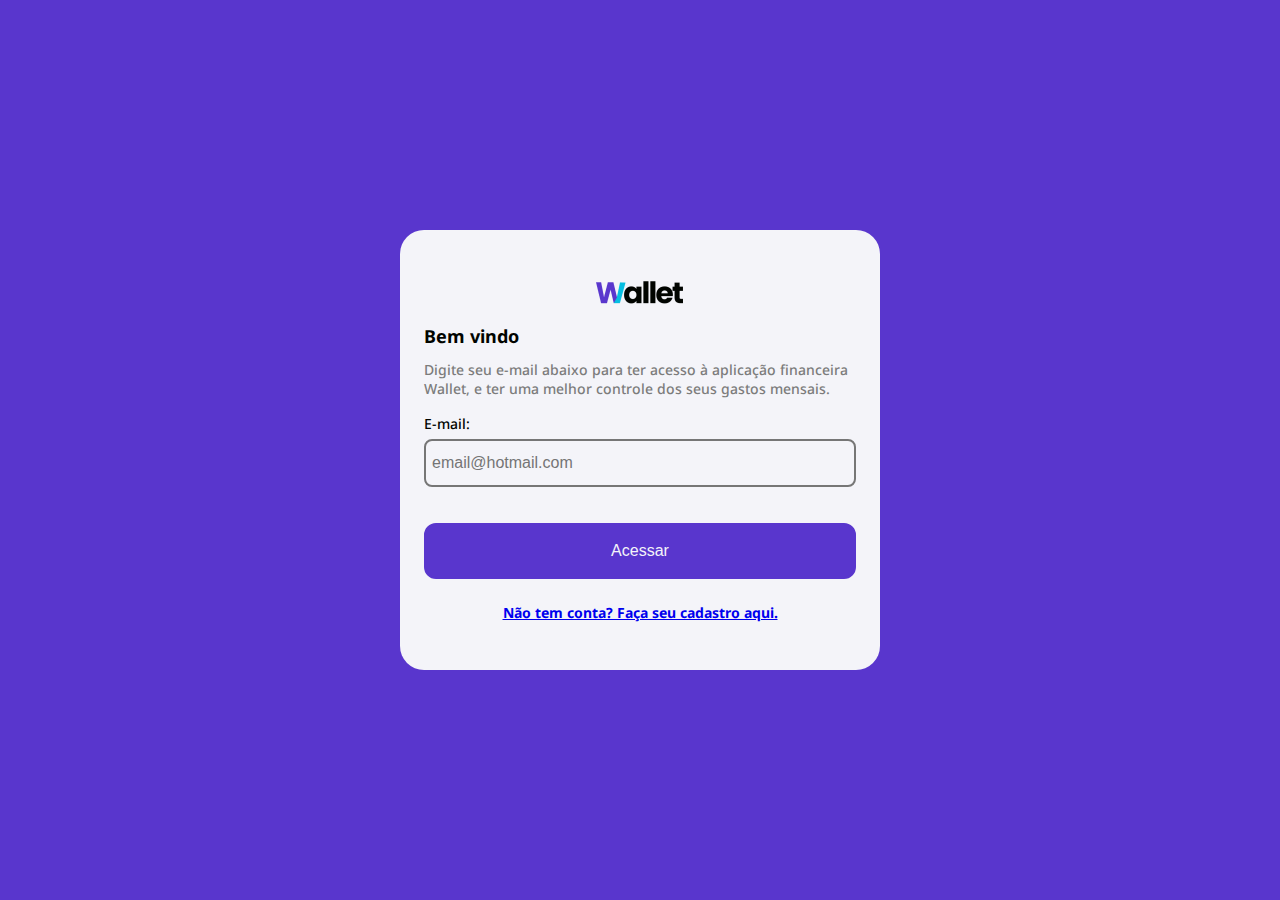
<file: index.html>
<!DOCTYPE html>
<html>
  <head>
    <title>Wallet App - login</title>
    <link rel="stylesheet" href="styles.css" />
    <script src="index.js"></script>
  </head>
  <body>
    <div class="auth-containair">
      <div class="auth-content">
        <div class="auth-content-container">
          <img class="logo" src="src/img/logo.png" />
          <h3 class="full-width text-left mt larger">Bem vindo</h3>
          <p class="mt small">
            Digite seu e-mail abaixo para ter acesso à aplicação financeira
            Wallet, e ter uma melhor controle dos seus gastos mensais.
          </p>
          <label class="mt" for="input-email">E-mail:</label>
          <input
            placeholder="email@hotmail.com"
            class="mt smaller"
            id="input-email"
            name="input-email"
            type="text"
          />
          <button onclick="onClickLogin()" class="full-width mt large">
            Acessar
          </button>
          <a href="src/pages/register/index.html" class="mt large"
            >Não tem conta? Faça seu cadastro aqui.</a
          >
        </div>
      </div>
    </div>
  </body>
</html>
</file>
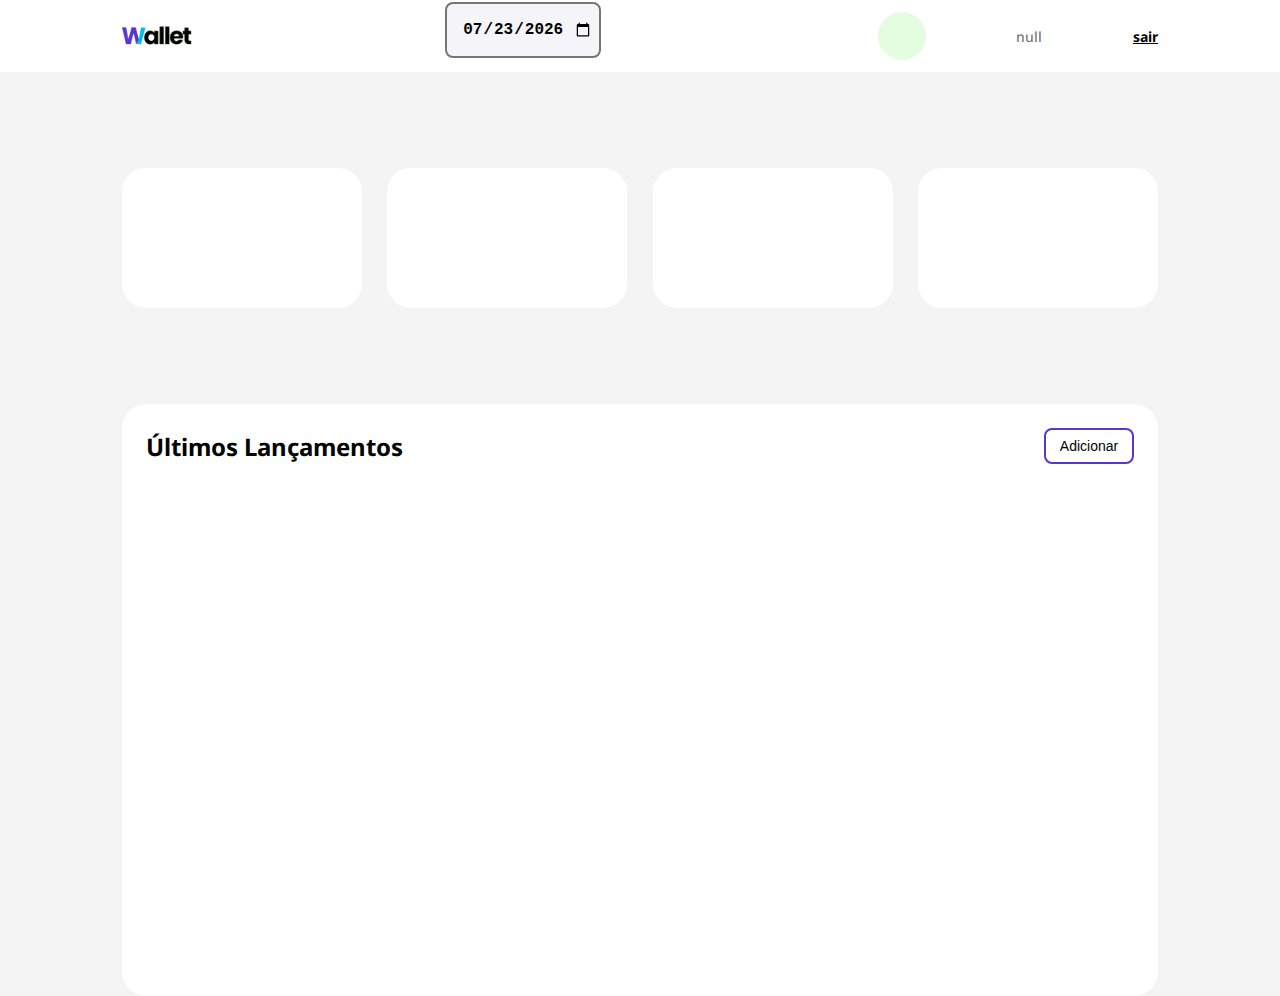
<file: src/pages/home/index.html>
<!DOCTYPE html>
<html>
  <head>
    <title>Wallet App Home</title>
    <link rel="stylesheet" href="../../../styles.css" />
    <link rel="stylesheet" href="styles.css" />
    <script src="index.js"></script>
  </head>
  <body>
    <div class="home-content-container">
      <div class="navbar">
        <img
          src="../../img/logo.png"
          class="logo logo-navbar"
          alt="Logo Wallet app"
        />
        <div class="navbar-calender-container">
          <input id="select-date" class="input-calendar" type="date" />
        </div>
        <div id="navbar-user-container" class="navbar-user-container">
          <div id="navbar-user-avatar" class="navbar-user-avatar"></div>
        </div>
      </div>
      <div class="finance-card-container">
        <div id="finance-card-1" class="finance-card"></div>
        <div id="finance-card-2" class="finance-card"></div>
        <div id="finance-card-3" class="finance-card"></div>
        <div id="finance-card-4" class="finance-card"></div>
      </div>
      <div class="table-container">
        <div class="table-content-container">
          <div class="table-content-header">
            <h2>Últimos Lançamentos</h2>
            <button onclick="onOpenModal()" class="small">Adicionar</button>
          </div>
          <table id="finances-table"></table>
        </div>
      </div>
    </div>
    <div id="modal" class="modal-background">
      <div class="modal-content">
        <div class="modal-content-header">
          <h3>Adicionar Lançamento</h3>
          <button onclick="onCloseModal()" class="small">Fechar</button>
        </div>
        <form id="form-finance-release" class="mt">
          <label class="mt" for="input-title">Título:</label>
          <input
            placeholder="Ex: conta de energia"
            class="mt smaller"
            id="input-title"
            name="input-title"
            type="text"
            required
          />
          <label class="mt" for="input-value ">Valor:</label>
          <input
            placeholder="R$ 0,00 (Use valores negativos para despesa)"
            class="mt smaller"
            id="input-value"
            name="input-value"
            type="number"
            step="any"
            required
          />
          <label class="mt" for="input-date ">Data:</label>
          <input
            placeholder="00/00/0000"
            class="mt smaller"
            id="input-date"
            name="input-date"
            type="date"
            required
          />
          <label class="mt" for="input-category ">Categoria:</label>
          <select
            class="mt smaller"
            id="input-category"
            name="input-category"
            required
          >
            <option>Nome categoria</option>
          </select>
          <button type="submit" class="full-width mt large">Adicionar</button>
        </form>
      </div>
    </div>
  </body>
</html>
</file>
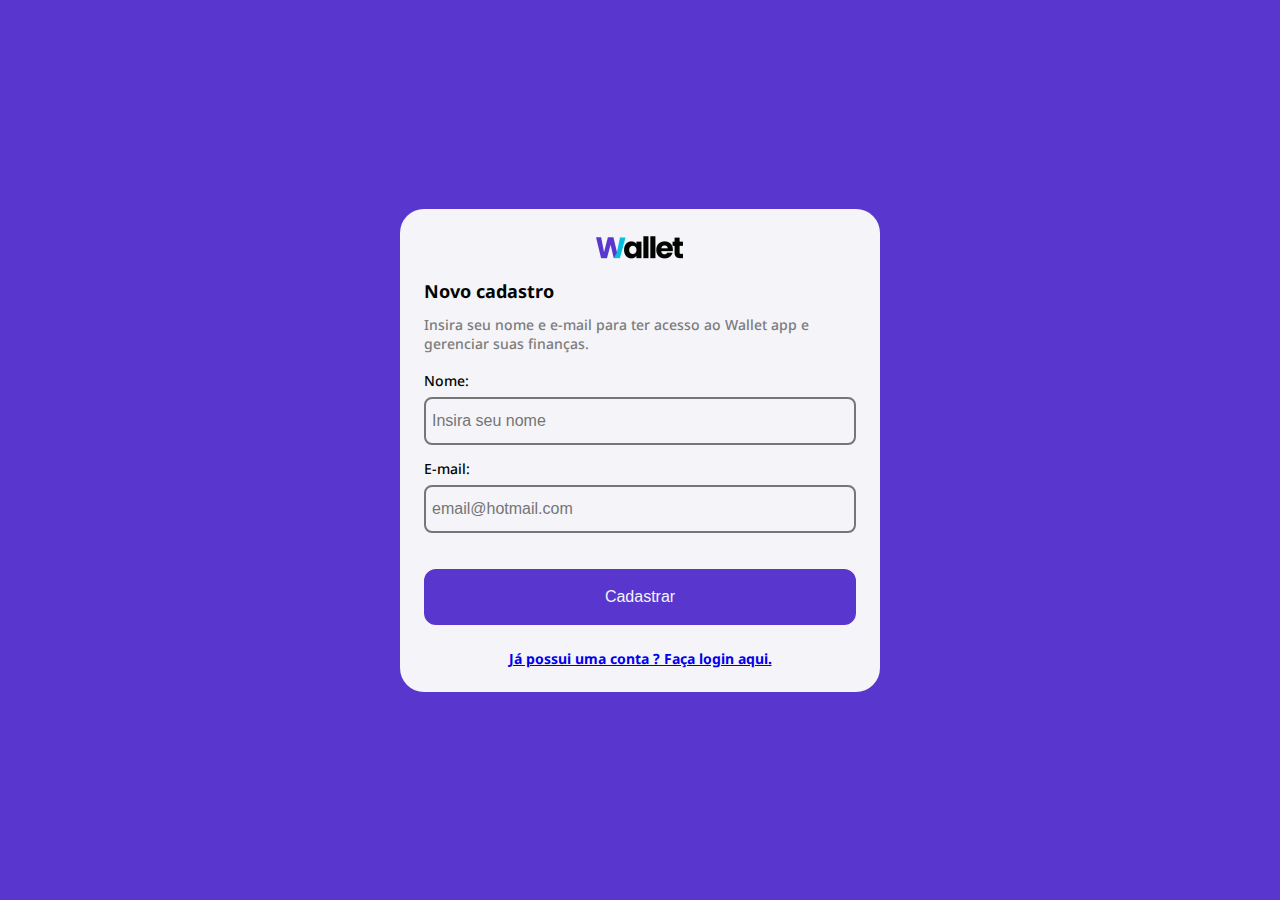
<file: src/pages/register/index.html>
<!DOCTYPE html>
<html>
  <head>
    <title>Wallet App - Cadastrar</title>
    <link rel="stylesheet" href="../../../styles.css" />
    <script src="index.js"></script>
  </head>
  <body>
    <div class="auth-containair">
      <div class="auth-content">
        <div class="auth-content-container">
          <img src="../../img/logo.png" class="logo" alt="Logo Wallet app" />
          <h3 class="full-width text-left mt larger">Novo cadastro</h3>
          <p class="mt small">
            Insira seu nome e e-mail para ter acesso ao Wallet app e gerenciar
            suas finanças.
          </p>
          <form id="form-register" class="mt">
            <label for="input-name">Nome:</label>
            <input
              placeholder="Insira seu nome"
              class="mt smaller"
              id="input-name"
              name="input-name"
              type="text"
              required
            />
            <label class="mt" for="input-email ">E-mail:</label>
            <input
              placeholder="email@hotmail.com"
              class="mt smaller"
              id="input-email"
              name="input-email"
              type="text"
              required
            />
            <button type="submit" class="full-width mt large">Cadastrar</button>
          </form>
          <a href="../../../index.html" class="mt large"
            >Já possui uma conta ? Faça login aqui.</a
          >
        </div>
      </div>
    </div>
  </body>
</html>
</file>
<file: styles.css>
@import url("https://fonts.googleapis.com/css2?family=Noto+Sans:ital,wght@0,100;0,200;0,300;0,400;0,500;0,600;0,700;0,800;0,900;1,100;1,200;1,300;1,400;1,500;1,600;1,700;1,800;1,900&display=swap");

body {
  padding: 0;
  margin: 0;
  font-family: "Noto Sans", sans-serif;
  color: #010400;
}

h1 {
  font-size: 40px;
  font-weight: bolder;
  margin: 0px;
  padding: 0px;
}

h2 {
  font-size: 24px;
  font-weight: bolder;
  margin: 0px;
  padding: 0px;
}

h3 {
  font-size: 18px;
  font-weight: bold;
  margin: 0px;
  padding: 0px;
}

h4 {
  font-size: 16px;
  color: #7c7c7c;
  font-weight: 700;
  margin: 0px;
  padding: 0px;
}

p {
  font-size: 14px;
  font-weight: 500;
  color: #7c7c7c;
  margin: 0px;
  padding: 0px;
}

label {
  width: 100%;
  font-size: 14px;
  font-weight: 500;
}

a {
  font-size: 14px;
  font-weight: 700;
  text-decoration: underline;
}

button {
  background-color: #5936cd;
  height: 56px;
  width: 432px;
  border-radius: 12px;
  color: #f4f4f9;
  font-weight: 12px;
  font-size: 16px;
  border-color: #5936cd;
  border-width: 2px;
  border-style: solid;
  cursor: pointer;
}

button.small {
  background-color: #ffffff;
  color: #010400;
  font-size: 14px;
  border-radius: 8px;
  width: 90px;
  height: 36px;
}

input {
  background-color: #f4f4f9;
  width: 100%;
  height: 48px;
  border: color #06bee0;
  border-width: 2px;
  border-style: solid;
  border-radius: 8px;
  color: #010400;
  font-size: 16px;
  padding: 6px;
  box-sizing: border-box;
  margin-bottom: 12px;
}

select {
  background-color: #f4f4f9;
  width: 100%;
  height: 48px;
  border: color #06bee0;
  border-width: 2px;
  border-style: solid;
  border-radius: 8px;
  color: #010400;
  font-size: 16px;
  padding: 6px;
  box-sizing: border-box;
}

.full-width {
  width: 100%;
}

.text-center {
  text-align: center;
}

.text-left {
  text-align: left;
}

.mt {
  margin-top: 16px;
}

.mt.larger {
  margin-top: 16px;
}

.mt.large {
  margin-top: 24px;
}

.mt.small {
  margin-top: 12px;
}

.mt.smaller {
  margin-top: 6px;
}

.logo {
  width: 88px;
  height: auto;
}

.auth-containair {
  width: 100vw;
  height: 100vh;
  display: flex;
  align-items: center;
  justify-content: center;
  background-color: #5936cd;
}

.auth-content {
  display: flex;
  align-items: center;
  justify-content: center;
  width: 480px;
  height: auto;
  min-height: 440px;
  border-radius: 24px;
  background-color: #f4f4f9;
}

.auth-content-container {
  display: flex;
  flex-direction: column;
  align-items: center;
  justify-content: center;
  width: 100%;
  height: 100%;
  padding: 24px;
}
</file>
<file: src/pages/home/styles.css>
.home-content-container {
  display: flex;
  flex-direction: column;
  align-items: flex-start;
  justify-content: flex-start;
  width: 100vw;
  height: auto;
  min-height: 100vh;
  background-color: #f4f4f4;
}

.navbar {
  display: flex;
  flex-direction: row;
  align-items: center;
  justify-content: space-between;
  height: 72px;
  width: 100vw;
  background-color: #ffffff;
  padding: 24px 122px;
  box-sizing: border-box;
}

.logo-navbar {
  height: 24px;
  width: auto;
}

.navbar-calender-container {
  display: flex;
  flex-direction: row;
  align-items: center;
  width: 180px;
}

.input-calendar {
  width: 156px;
  height: 56px;
  text-align: center;
  font-size: 16px;
  font-weight: bold;
  justify-content: center;
}

.navbar-user-container {
  display: flex;
  flex-direction: row;
  align-items: center;
  justify-content: space-between;
  width: 280px;
  height: 100%;
}

.navbar-user-avatar {
  display: flex;
  align-items: center;
  justify-content: center;
  height: 48px;
  width: 48px;
  border-radius: 24px;
  background-color: #e4fde1;
}

.finance-card-container {
  display: flex;
  width: 100%;
  flex-direction: row;
  align-items: center;
  justify-content: space-between;
  margin-top: 48px;
  padding: 48px 122px;
  box-sizing: border-box;
}

.finance-card {
  display: flex;
  flex-direction: column;
  align-items: center;
  justify-content: center;
  width: 240px;
  height: 140px;
  border-radius: 24px;
  background-color: #ffffff;
}

.table-container {
  display: flex;
  width: 100%;
  flex-direction: column;
  align-items: flex-start;
  justify-content: flex-start;
  margin-top: 48px;
  padding: 0px 122px;
  box-sizing: border-box;
}

.table-content-container {
  display: flex;
  width: 100%;
  flex-direction: column;
  align-items: flex-start;
  justify-content: flex-start;
  background-color: #ffffff;
  border-radius: 24px;
  height: 592px;
  padding: 24px;
  box-sizing: border-box;
}

.table-content-header {
  display: flex;
  width: 100%;
  flex-direction: row;
  align-items: center;
  justify-content: space-between;
  padding-bottom: 24px;
  box-sizing: border-box;
}

table {
  width: 100%;
}

th {
  text-align: left;
  color: #7c7c7c;
}

tr {
  height: 32px;
}

th.right {
  text-align: right;
}

th.center {
  text-align: center;
}

td {
  color: #7c7c7c;
}

td.right {
  text-align: right;
}

td.center {
  text-align: center;
}

.modal-background {
  display: none;
  flex-direction: column;
  align-items: flex-end;
  position: fixed;
  top: 0;
  left: 0;
  bottom: 0;
  right: 0;
  width: 100vw;
  height: 100vh;
  background-color: rgba(1, 4, 0, 0.2);
}

.modal-content {
  height: 100vw;
  width: 420px;
  background-color: #f4f4f9;
  padding: 24px;
  box-sizing: border-box;
}

.modal-content-header {
  display: flex;
  flex-direction: row;
  justify-content: space-between;
  align-items: center;
  width: 100%;
}
</file>
